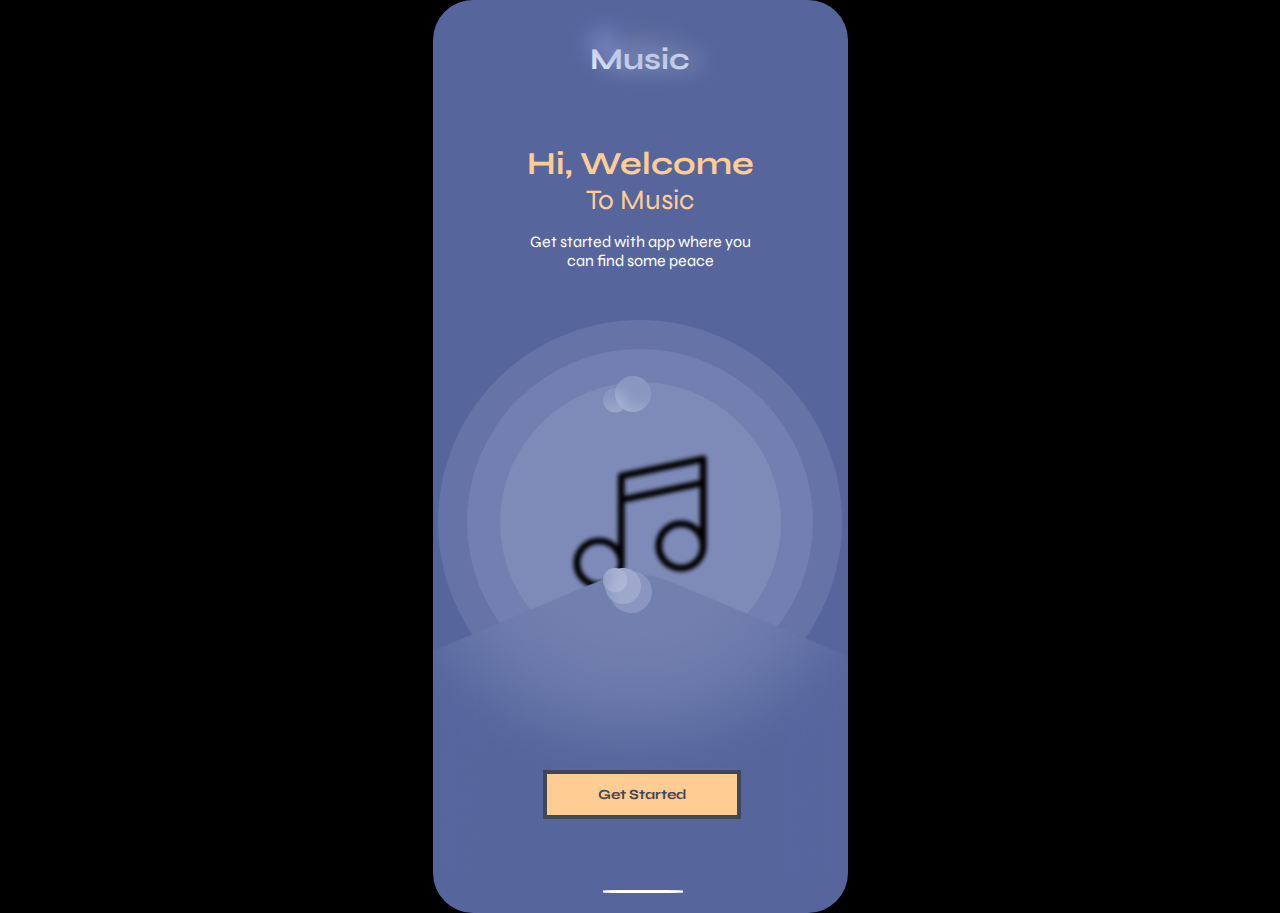
<file: index.html>
<!DOCTYPE html>
<html lang="en">
  <head>
    <meta charset="UTF-8" />
    <meta name="viewport" content="width=device-width, initial-scale=1.0" />
    <title>Document</title>
    <link rel="stylesheet" href="./style.css" />
  </head>
  <body>
    <section>
      <div class="section-div1">
        <img class="smoke" src="./images/Group 4.png" alt="logo" />
        <h1 class="Music-text">Music</h1>
        <h2 class="h2-text">
          Hi, Welcome <br />
          To Music
        </h2>
        <p class="getstarted-text">
          Get started with app where you <br />
          can find some peace
        </p>
      </div>
      <!--div2-->
      <img class="icon1" src="./images/Group 9 (1).png" alt="logo" />
      <img class="icon2" src="./images/Group 11.png" alt="logo" />
      <div class="section-div2">
        <div class="radius1">
          <div class="radius2">
            <div class="radius3">
              <img
                style="width: 180px"
                src="./images/music black.png"
                alt="logo"
              />
            </div>
          </div>
        </div>
      </div>
      <a href="./player.html"><button class="btn">Get Started</button></a>
      <img class="polygon" src="./images/Polygon 1.png" alt="image" />
      <div class="line"></div>
    </section>
  </body>
</html>
</file>
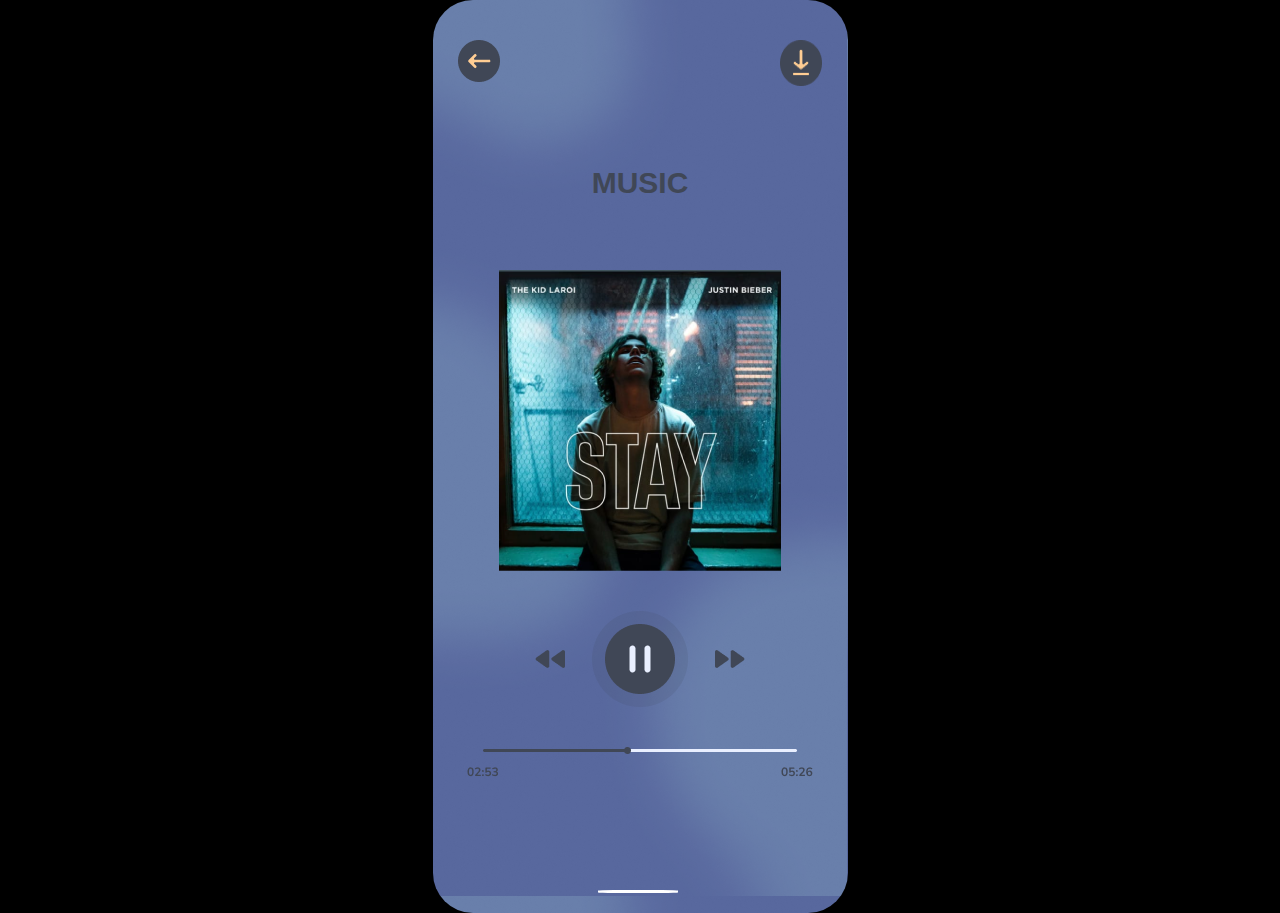
<file: player.html>
<!DOCTYPE html>
<html lang="en">
  <head>
    <meta charset="UTF-8" />
    <meta name="viewport" content="width=device-width, initial-scale=1.0" />
    <title>Document</title>
    <link rel="stylesheet" href="./player.css" />
  </head>
  <body>
    <section id="container">
      <div class="div1">
        <a href="./index.html"
          ><img src="./images/Variant2.png" alt="logo"
        /></a>
        <img src="./images/Group 19.png" alt="logo" />
      </div>
      <div>
        <h1>MUSIC</h1>
      </div>
      <div class="images-container">
        <img
          style="height: 300.76px; width: 282px"
          src="./images/Poster.png"
          alt="img"
        />
        <img
          style="height: 96px; width: 220px"
          src="./images/pause 21.png"
          alt="img"
        />
        <img
          style="height: 33px; width: 346px"
          src="./images/Group 22.png"
          alt="img"
        />
      </div>
      <div class="line"></div>
    </section>
  </body>
</html>
</file>
<file: player.css>
* {
  padding: 0;
  margin: 0;
  box-sizing: border-box;
}

body {
  max-width: 1440px;
  width: 100%;
  margin: 0 auto;
  background-color: black;
}

#container {
  position: relative;
  width: 415px;
  height: 913px;
  background-image: url(./images/Rectangle\ 29.png);
  border-radius: 40px;
  margin: 0 auto;
}

.div1 {
  padding-top: 40px;
  display: flex;
  justify-content: center;
  gap: 280px;
}

h1 {
  display: flex;
  justify-content: center;
  margin-top: 80px;
  font-size: 30px;
  font-weight: 800;
  color: rgba(64, 71, 86, 1);
  font-family: Nunito, sans-serif;
}

.images-container {
  margin-top: 70px;
  gap: 40px;
  display: flex;
  flex-direction: column;
  align-items: center;
}

.line {
  position: relative;
  position: absolute;
  left: 165px;
  bottom: 20px;
  border-bottom: 3px solid white;
  border-radius: 20%;
  width: 80px;
}
</file>
<file: style.css>
@import url("https://fonts.googleapis.com/css2?family=Abril+Fatface&family=Barlow+Condensed&family=Caveat:wght@700&family=Courgette&family=Edu+NSW+ACT+Foundation&family=Fuggles&family=Lilita+One&family=Lobster&family=Manrope:wght@200;400&family=Noto+Sans+Linear+B&family=Noto+Sans+NKo+Unjoined&family=Nova+Mono&family=Open+Sans:wght@300;400&family=Playfair+Display:wght@400;800&family=Poppins:wght@500&family=Roboto:wght@100;300&family=Satisfy&family=Syne&display=swap");

* {
  padding: 0;
  margin: 0;
  box-sizing: border-box;
  font-family: Syne, sans-serif;
}

body {
  max-width: 1440px;
  width: 100%;
  margin: 0 auto;
  background-color: black;
}

section {
  position: relative;
  border-radius: 40px;
  margin: 0 auto;
  width: 415px;
  height: 913px;
  background-color: rgba(86, 102, 157, 1);
}

.Music-text {
  margin-top: 41px;
  text-align: center;
  font-size: 30px;
  font-weight: 700;
  color: rgba(233, 239, 255, 1);
}

.h2-text {
  margin-top: 52px;
  text-align: center;
  font-size: 28px;
  font-weight: 400;
  color: rgba(255, 205, 147, 1);
}

.h2-text::first-line {
  font-size: 32px;
  font-weight: 700;
}

.getstarted-text {
  text-align: center;
  color: rgba(255, 255, 255, 1);
  font-weight: 400;
}

.section-div1 {
  display: flex;
  flex-direction: column;
  gap: 15px;
}

.section-div2 {
  margin-top: 50px;
  display: flex;
  justify-content: center;
}
.radius1 {
  display: flex;
  justify-content: center;
  align-items: center;
  border-radius: 50%;
  width: 404px;
  height: 404px;
  background-color: rgba(233, 239, 255, 0.1);
}
.radius2 {
  display: flex;
  justify-content: center;
  align-items: center;
  border-radius: 50%;
  width: 346px;
  height: 346px;
  background-color: rgba(233, 239, 255, 0.1);
}
.radius3 {
  display: flex;
  justify-content: center;
  align-items: center;
  width: 281px;
  height: 281px;
  border-radius: 50%;
  background-color: rgba(233, 239, 255, 0.1);
}

.polygon {
  margin-top: -150px;
  height: 300px;
  width: 415px;
}

.icon1 {
  position: relative;
  position: absolute;
  left: 170px;
  bottom: 500px;
}

.icon2 {
  position: relative;
  position: absolute;
  left: 170px;
  bottom: 300px;
}

.smoke {
  position: relative;
  position: absolute;
  left: 130px;
}

.btn:hover {
  cursor: pointer;
  transform: scale(1.1);
}

.btn {
  position: relative;
  z-index: 5;
  position: absolute;
  left: 110px;
  top: 770px;
  border: 4px solid;
  color: rgba(64, 71, 86, 1);
  font-size: 14px;
  font-weight: 700;
  width: 198px;
  height: 49px;
  background-color: rgba(255, 205, 147, 1);
  
}

.line {
  position: relative;
  position: absolute;
  left: 170px;
  bottom: 20px;
  border-bottom: 3px solid white;
  border-radius: 20%;
  width: 80px;
}
</file>
